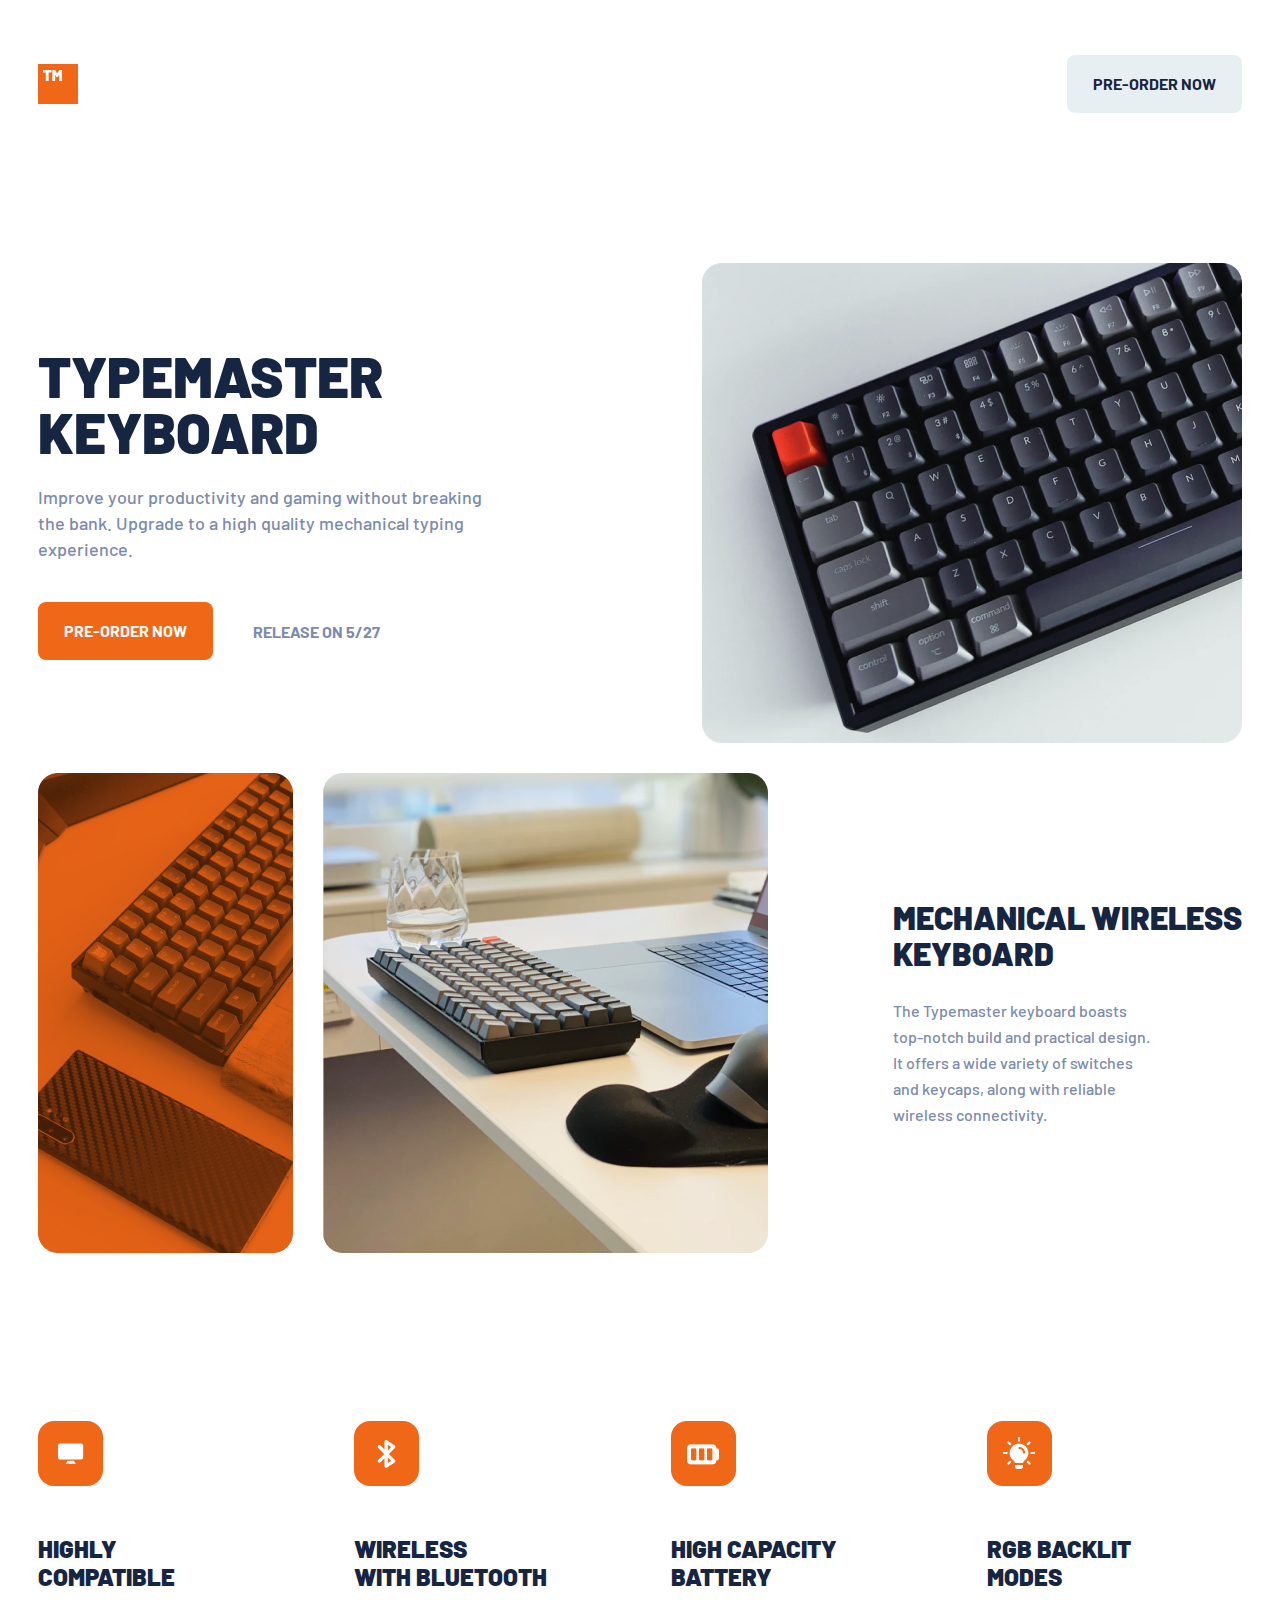
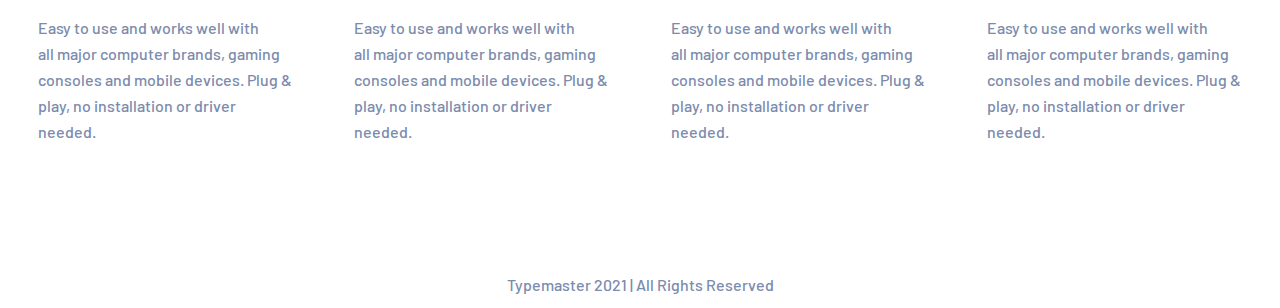
<file: exam/index.html>
<!DOCTYPE html>
<html lang="en">
<head>
    <meta charset="UTF-8">
    <meta name="viewport" content="width=device-width, initial-scale=1.0">
    <title>Document</title>
    <link rel="stylesheet" href="./style.css">
</head>
<body>
    <div class="wrapper">
        <nav>
            <div class="navbar">
                <div class="nav_logo">
                    <img src="./img/logo.svg" alt="">
                    <a href="#"><button><h4>Pre-order now</h4></button></a>
                </div>
               <div class="mian_part">
                <div class="nav_text">
                    <h1>Typemaster<br>
                        Keyboard</h1>
                        <p class="nav_text_p">Improve your productivity and gaming without breaking <br>the bank. Upgrade to a high quality mechanical typing <br> experience.</p>
                        <div class="nav_buutons">
                            <button class="nav_button">
                            <h2>Pre-order now</h2></button>
                            <p class="text_two">Release on 5/27</p>
                        </div>
                </div>
                <img class="nav_img" src="./img/nav_img.png" alt="">
               </div>
            </div>
        </nav>
        <main>
            <div class="ceyboard">
                <div class="ceyboard_img">
                    <img src="./img/mian_ceyboard_img.png" alt="">
                    <img src="./img/mina_ceyboard_img_two.png" alt="">
                </div>
                <div class="ceyboard_info">
                    <h3>mechanical wireless <br>
                        Keyboard</h3>
                        <p class="main_text_p">The Typemaster keyboard boasts <br>
                            top-notch build and practical design. <br> 
                            It offers a wide variety of switches <br> 
                            and keycaps, along with reliable <br> wireless connectivity.</p>
                </div>
            </div>
        </main>
        <footer>
            <div class="boxes">
                <div class="box1">
                    <img src="./img/TV.svg" alt="">
                    <h5 class="box_text">HIGHLY <br>
                        COMPATIBLE</h5>
                        <p class="box_p">Easy to use and works well with <br>
                             all major computer brands, gaming <br> 
                             consoles and mobile devices. Plug & <br> 
                             play, no installation or driver <br> 
                             needed.</p>
                </div>
                <div class="box1">
                    <img src="./img/blutooh.svg" alt="">
                    <h5 class="box_text">WIRELESS<br>
                        WITH BLUETOOTH</h5>
                        <p class="box_p">Easy to use and works well with <br>
                             all major computer brands, gaming <br> 
                             consoles and mobile devices. Plug & <br> 
                             play, no installation or driver <br> 
                             needed.</p>
                </div>
                <div class="box1">
                    <img src="./img/batary.png" alt="">
                    <h5 class="box_text">HIGH CAPACITY <br>
                        BATTERY</h5>
                        <p class="box_p">Easy to use and works well with <br>
                             all major computer brands, gaming <br> 
                             consoles and mobile devices. Plug & <br> 
                             play, no installation or driver <br> 
                             needed.</p>
                </div>
                <div class="box1">
                    <img src="./img/led.png" alt="">
                    <h5 class="box_text">RGB BACKLIT  <br>
                        MODES</h5>
                        <p class="box_p">Easy to use and works well with <br>
                             all major computer brands, gaming <br> 
                             consoles and mobile devices. Plug & <br> 
                             play, no installation or driver <br> 
                             needed.</p>
                </div>
                
            </div>
            <h6>Typemaster 2021  |  All Rights Reserved</h6>
        </footer>
    </div>
</body>
</html>
</file>
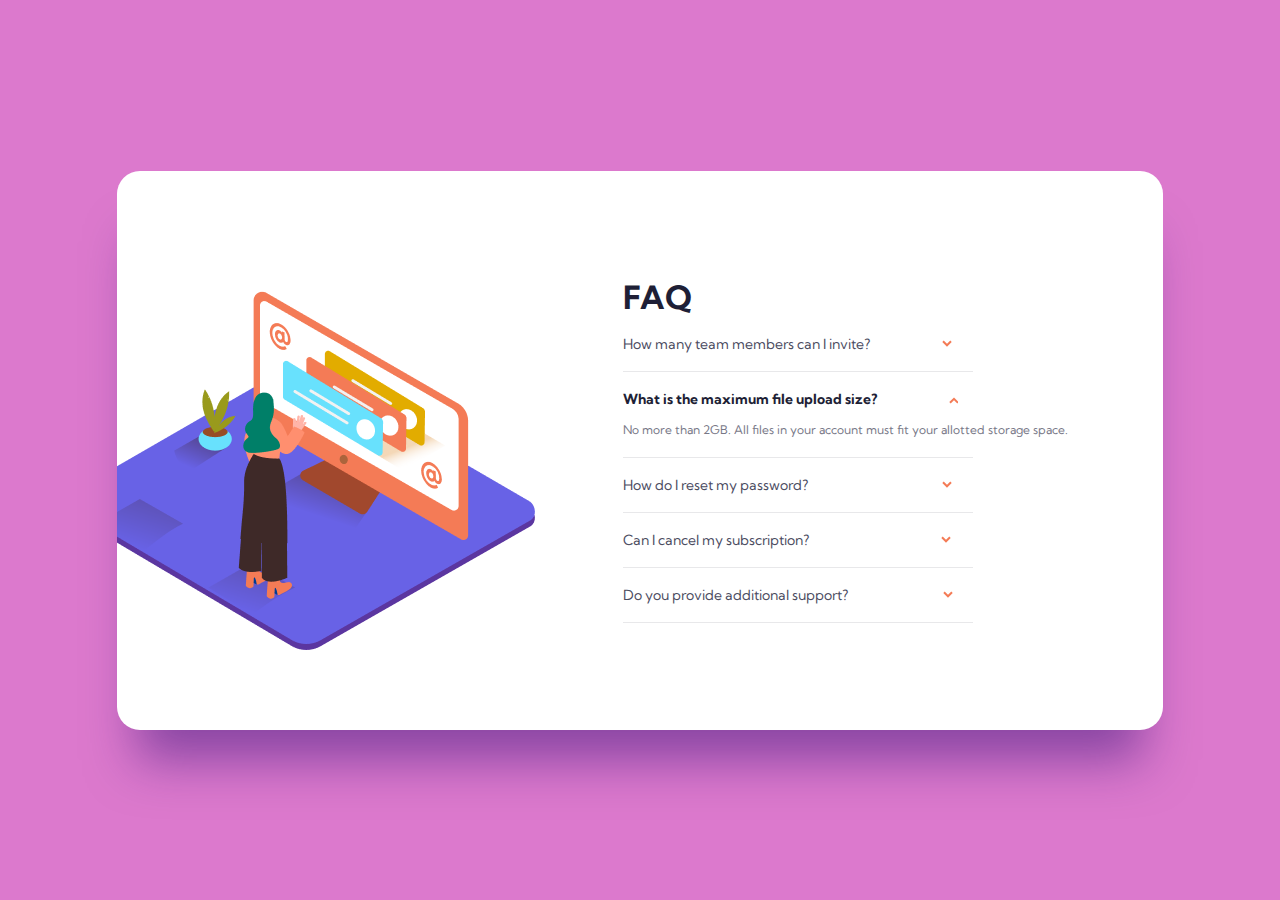
<file: faq-accordion-card/index.html>
<!DOCTYPE html>
<html lang="en">
<head>
    <meta charset="UTF-8">
    <meta name="viewport" content="width=device-width, initial-scale=1.0">
    <link rel="stylesheet" href="./css/style.css">
    <title>Faq-accordion-card</title>
</head>
<body>
    <div class="wrapper">
        <div class="left_img">
            <img class="media_img" src="./img/media/min_svg.svg" alt="">
            <img class="leftimg" src="./img/mention_isometric.png" alt="">
        </div>
        <section class="container">
        <div class="info">
            <h1>FAQ</h1>
            <p class="info_p_one">How many team members can I invite?
                <img class="strelca" src="./img/pasga.svg" alt="">
                <div class="line"></div>
            </p>
            <p class="mian_text">What is the maximum file upload size?
                <img class="strelka" src="./img/tepaga.svg" alt="">
            </p>
            <p class="info_p_two">No more than 2GB. All files in your account must fit your  allotted storage space.
                <div class="line"></div></p>
                <p class="info_p_one">How do I reset my password?
                    <img class="strelcaa" src="./img/pasga.svg" alt="">
                    <div class="line"></div>
                </p>
                <p class="info_p_one">Can I cancel my subscription?
                    <img class="strelcka" src="./img/pasga.svg" alt="">
                    <div class="line"></div>
                </p>
                <p class="info_p_one">Do you provide additional support?
                    <img class="strelkca" src="./img/pasga.svg" alt="">
                    <div class="line"></div>
                </p>
            </div>
        </section>
        </div>
        
    </body>
    </html>
</file>
<file: exam/style.css>
@import url('https://fonts.googleapis.com/css2?family=Barlow:wght@500;700;900&family=Josefin+Sans:wght@300;400;600&family=Kumbh+Sans:wght@400;700&family=Nunito+Sans:opsz,wght@6..12,400;6..12,800&display=swap');
*{
    padding: 0%;
    margin: 0%;
    box-sizing: border-box;
}
body{
    display: flex;
    align-items: center;
    justify-content: center;  
}
.wrapper{
    max-width: 100%;
    height: 100%;
}
.content{
    width: 1110px;
    height: 1870px;
}
.nav_logo{
    margin-top: 55px;
    display: flex;
    align-items: center;
    justify-content: space-between;
    height: 58px;
}
h4{
    color: #162542;
    font-family: Barlow;
    font-size: 16px;
    font-style: normal;
    font-weight: 700;
    line-height: 26px; /* 162.5% */
    text-transform: uppercase;
}
.nav_logo button{
    width: 175px;
    height: 58px;
    flex-shrink: 0;
    border-radius: 8px;
    background: #E8EFF2;
    border: 0;
}
.nav_text{
    margin-top: 152px;
    width: 445px;
    height: 312px;
    flex-shrink: 0;
}
.nav_text h1{
    color: #162542;
    font-family: Barlow;
    font-size: 56px;
    font-style: normal;
    font-weight: 900;
    line-height: 56px; /* 100% */
    text-transform: uppercase;
}
.nav_text .nav_text_p{
    margin-top: 24px;
    width: 445px;
    height: 78px;
    color: #7B8BAD;
    font-family: Barlow;
    font-size: 18px;
    font-style: normal;
    font-weight: 500;
    line-height: 26px; 
}
.nav_buutons{
    display: flex;
    align-items: center;
}
.nav_button{
    margin-top: 40px;
    display: flex;
    align-items: center;
    justify-content: center;
    width: 175px;
    height: 58px;
    flex-shrink: 0; 
    border-radius: 8px;
    border: 0;
    background: #F16718;
}
h2{
    
    color: #FFF;
    font-family: Barlow;
    font-size: 16px;
    font-style: normal;
    font-weight: 700;
    line-height: 26px; /* 162.5% */
    text-transform: uppercase;
}
.text_two{
    margin-top: 42px;
    margin-left: 40px;
    color: #7B8BAD;
    font-family: Barlow;
    font-size: 16px;
    font-style: normal;
    font-weight: 700;
    line-height: 26px; /* 162.5% */
    text-transform: uppercase;
}
.mian_part{
    display: flex;
    align-items: center;
    justify-content: space-between;
}
.nav_img{
    display: flex;
    align-items: center;
    justify-content: center;
    margin-top: 150px;
}
.ceyboard{
    display: flex;
    align-items: center;
    margin-top: 30px;
    /* gap: 45px; */
}
.ceyboard_img{
    display: flex;
    gap: 30.5px;
}
.ceyboard_info{
    display: flex;
    flex-direction: column;
    margin-left: 125px;    
}
h3{
    color: #162542;
    font-family: Barlow;
    font-size: 32px;
    font-style: normal;
    font-weight: 900;
    line-height: 36px; /* 112.5% */
    text-transform: uppercase;
}
.main_text_p{
    margin-top: 27px;
    color: #7B8BAD;
    font-family: Barlow;
    font-size: 16px;
    font-style: normal;
    font-weight: 500;
    line-height: 26px; /* 162.5% */
}
.box1{
    margin-top: 168px;
    width: 255px;
    height: 323px;
}
h5{
    margin-top: 45px;
    color: #162542;
    font-family: Barlow;
    font-size: 24px;
    font-style: normal;
    font-weight: 900;
    line-height: 28px; /* 116.667% */
    text-transform: uppercase;
}
.box_p{
    margin-top: 24px;
    color: #7B8BAD;
    font-family: Barlow;
    font-size: 16px;
    font-style: normal;
    font-weight: 500;
    line-height: 26px; /* 162.5% */
}
.boxes{
    display: flex;
    align-items: center;
    justify-content: space-between;
}
h6{
    display: flex;
    align-items: center;
    justify-content: center;
    margin-top: 128px;
    margin-bottom: 10px;
    color: #7B8BAD;
    font-family: Barlow;
    font-size: 16px;
    font-style: normal;
    font-weight: 500;
    line-height: 26px;
}
.tablet{
    display: none;
}
</file>
<file: faq-accordion-card/css/style.css>
@import url("https://fonts.googleapis.com/css2?family=Barlow:wght@500;700;900&family=Josefin+Sans:wght@300;400;600&family=Kumbh+Sans:wght@100;200;300;400;500;600;700;800;900&display=swap");
* {
  padding: 0;
  margin: 0;
  box-sizing: border-box;
}

body {
  display: flex;
  align-items: center;
  justify-content: center;
  height: 100vh;
  background-color: #dc79cd;
}

.wrapper {
  display: flex;
  align-items: center;
  flex-shrink: 0;
  border-radius: 23px;
  background: #fff;
  box-shadow: 0px 50px 50px -20px rgba(53, 18, 122, 0.5);
}
.wrapper .left_img {
  display: flex;
  padding-top: 120px;
  padding-bottom: 80px;
  flex-shrink: 0;
}
.wrapper .media_img {
  display: none;
}
.wrapper .info {
  padding-left: 88px;
  padding-right: 95px;
}
.wrapper h1 {
  color: #1E1F36;
  font-family: Kumbh Sans;
  font-size: 32px;
  font-style: normal;
  font-weight: 700;
  line-height: normal;
}
.wrapper .info_p_one {
  display: flex;
  margin-top: 18px;
  color: #4B4C5F;
  font-family: Kumbh Sans;
  font-size: 14px;
  font-style: normal;
  font-weight: 400;
  line-height: normal;
}
.wrapper .strelca {
  margin-left: 72px;
}
.wrapper .strelka {
  margin-left: 69px;
}
.wrapper .strelcaa {
  margin-left: 134px;
}
.wrapper .strelcka {
  margin-left: 132px;
}
.wrapper .strelkca {
  margin-left: 95px;
}
.wrapper .info_p_two {
  margin-top: 13px;
  color: #787887;
  font-family: Kumbh Sans;
  font-size: 12px;
  font-style: normal;
  font-weight: 400;
  line-height: 18px; /* 150% */
}
.wrapper .mian_text {
  margin-top: 18px;
  color: #1E1F36;
  font-family: Kumbh Sans;
  font-size: 14px;
  font-style: normal;
  font-weight: 700;
  line-height: normal;
}
.wrapper .line {
  margin-top: 18px;
  width: 350px;
  height: 1px;
  flex-shrink: 0;
  background: #E8E8EA;
}

@media screen and (max-width: 375px) {
  body {
    display: flex;
    align-items: center;
    justify-content: center;
    height: 100vh;
    flex-shrink: 0;
  }
  .wrapper {
    display: flex;
    align-items: center;
    justify-content: center;
    width: 327px;
    height: 535px;
    border-radius: 23px;
    background: #FFF;
    box-shadow: 0px 50px 50px -20px rgba(53, 18, 122, 0.5);
  }
  .wrapper .left_img .leftimg {
    display: none;
  }
  .wrapper .info {
    display: flex;
    align-items: center;
    justify-content: center;
    flex-direction: column;
    width: 100%;
    height: 355px;
    border: 1px solid black;
  }
  .wrapper .info h1 {
    display: flex;
    color: #1E1F36;
    font-family: Kumbh Sans;
    font-size: 32px;
    font-style: normal;
    font-weight: 700;
    line-height: normal;
  }
  .wrapper .info .info_p_two {
    width: 270px;
  }
  .wrapper .info .mian_text {
    color: #1E1F36;
    font-family: Kumbh Sans;
    font-size: 13px;
    font-style: normal;
    font-weight: 700;
    line-height: normal;
  }
  .wrapper .info .info_p_one {
    color: #4B4C5F;
    font-family: Kumbh Sans;
    font-size: 13px;
    font-style: normal;
    font-weight: 400;
    line-height: normal;
  }
  .wrapper .info .strelca {
    margin-left: 35px;
  }
  .wrapper .info .strelka {
    margin-left: 30px;
  }
  .wrapper .info .strelcaa {
    margin-left: 93px;
  }
  .wrapper .info .strelcka {
    margin-left: 91px;
  }
  .wrapper .info .strelkca {
    margin-left: 56px;
  }
  .wrapper .info .line {
    width: 279px;
    height: 1px;
    flex-shrink: 0;
    background: #E8E8EA;
  }
}/*# sourceMappingURL=style.css.map */
</file>
